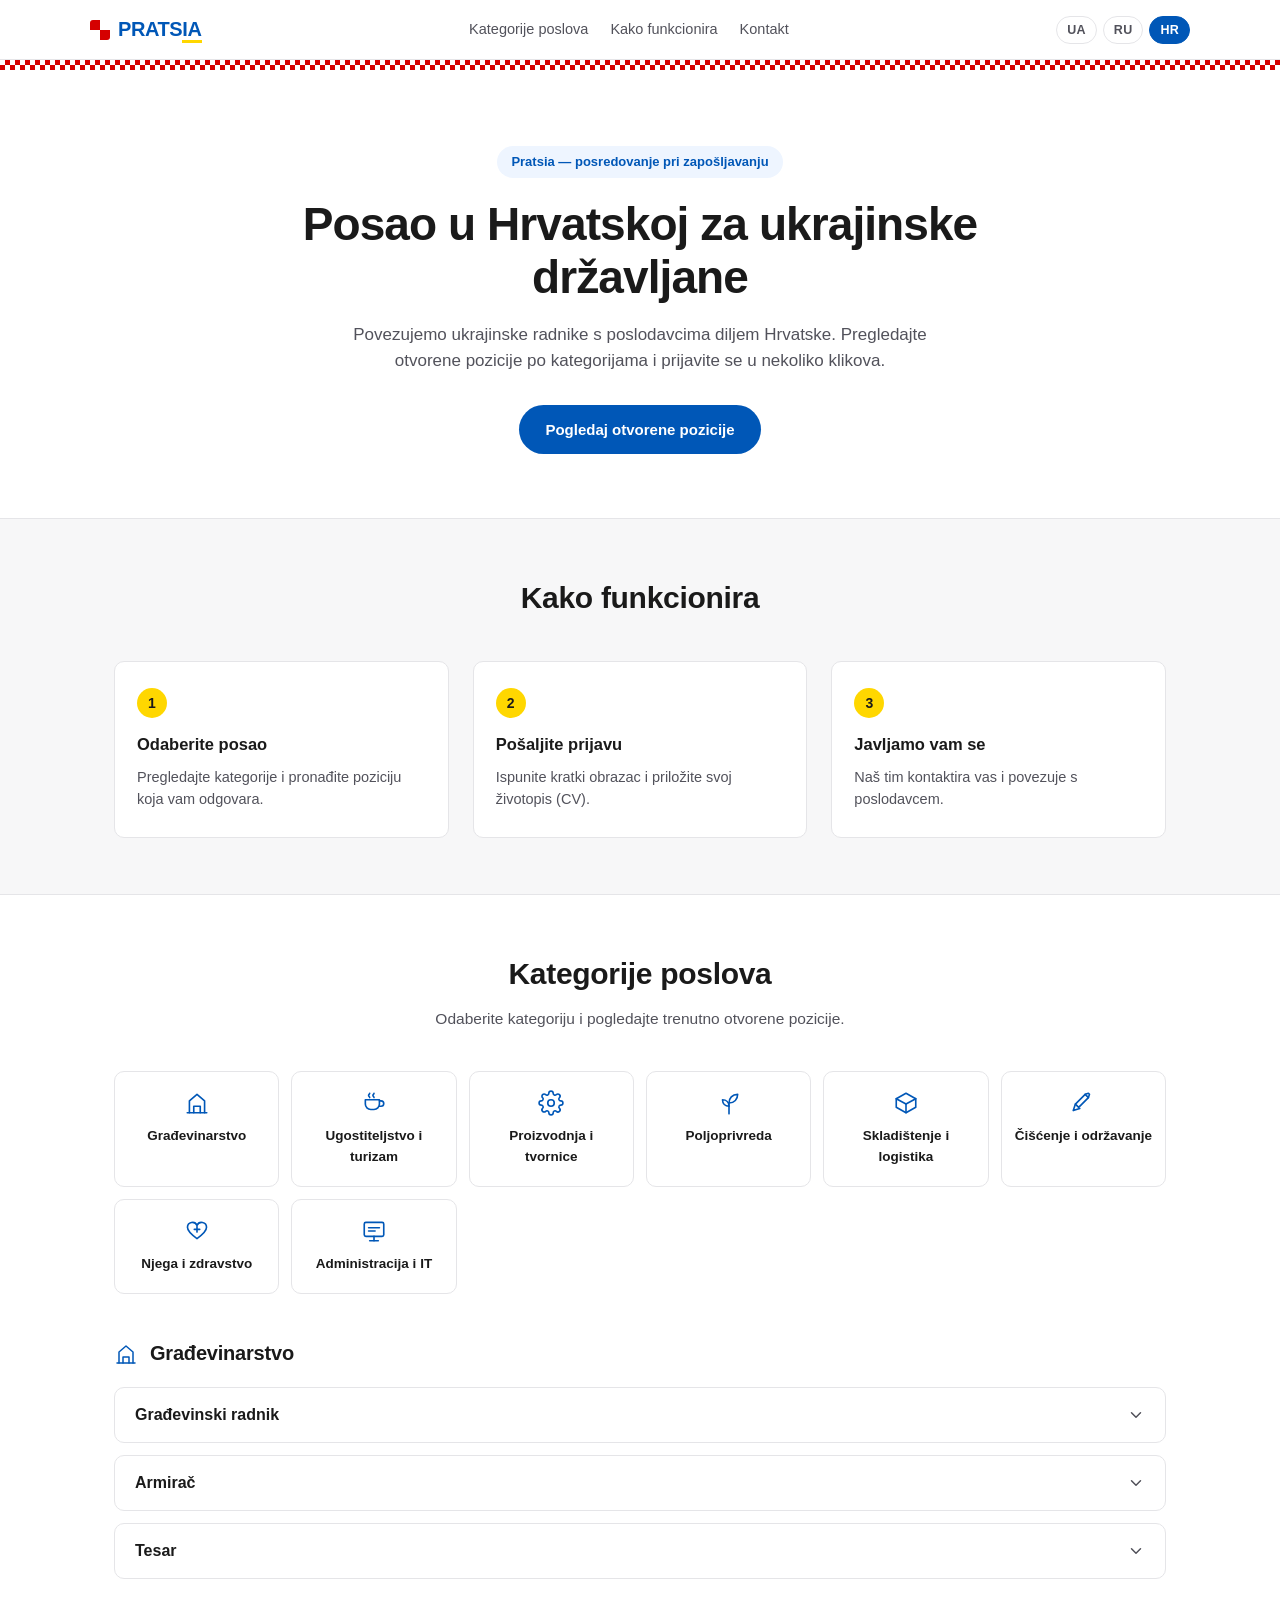
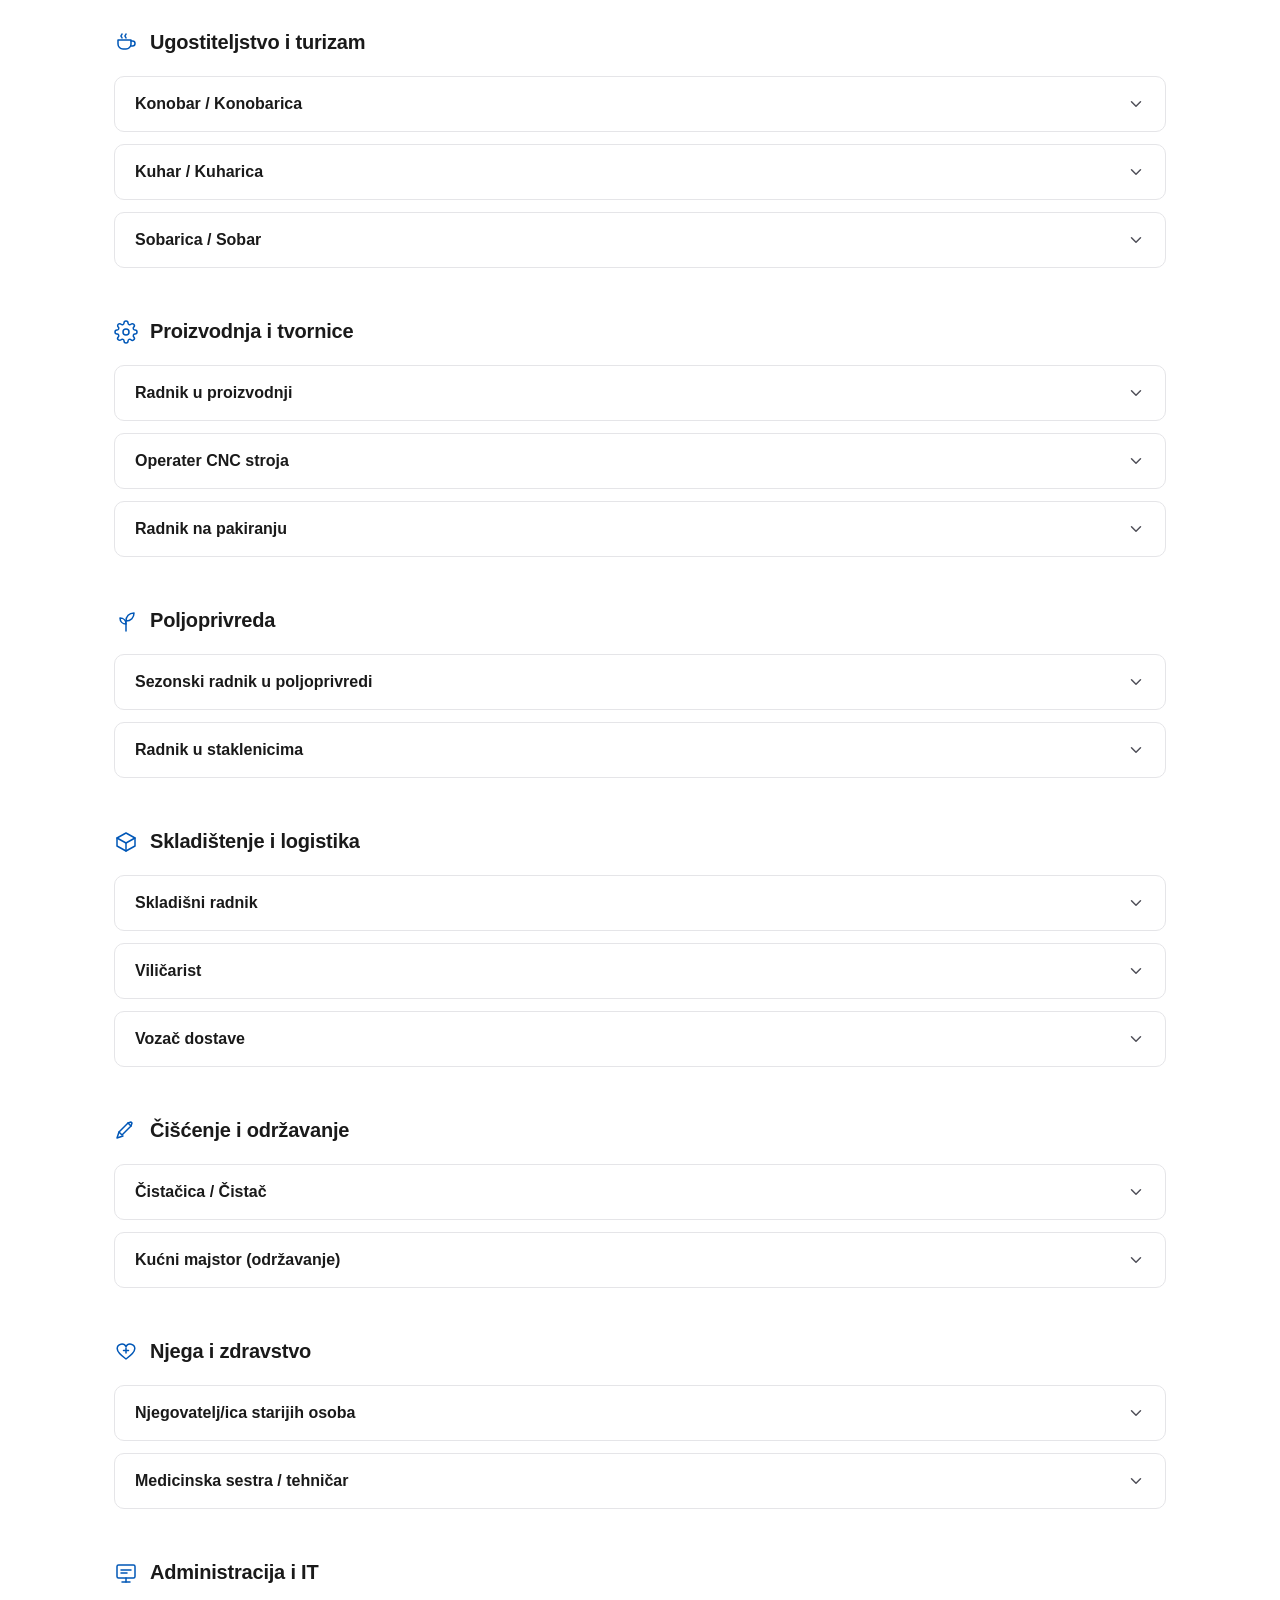
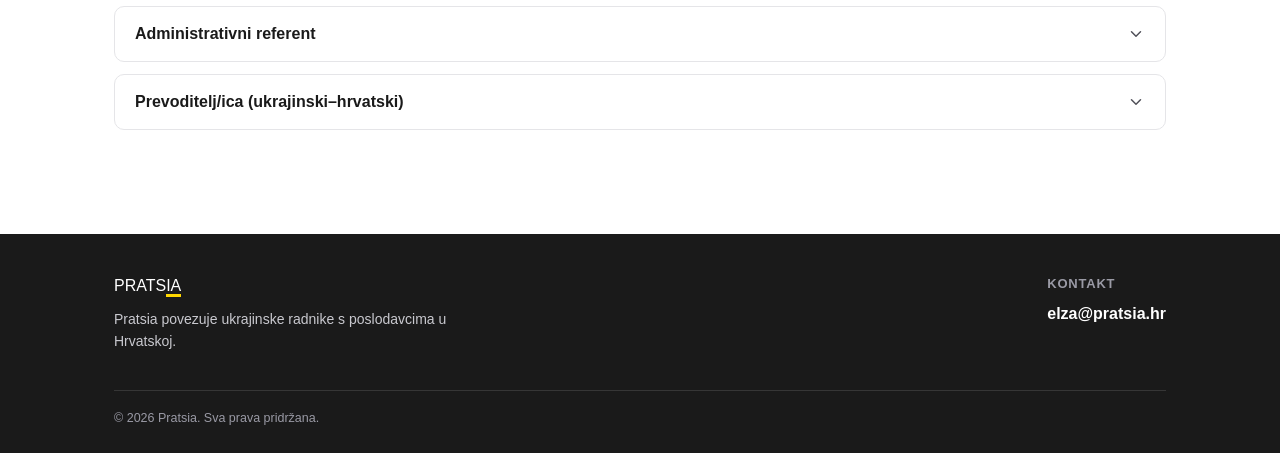
<file: pratsia/index.html>
<!DOCTYPE html>
<html lang="uk">
<head>
<meta charset="UTF-8">
<meta name="viewport" content="width=device-width, initial-scale=1.0">
<title>Pratsia — Posao u Hrvatskoj za ukrajinske državljane</title>
<meta name="description" content="Pratsia povezuje ukrajinske radnike s poslodavcima u Hrvatskoj. Pregledajte otvorene pozicije po kategorijama i prijavite se online.">
<link rel="icon" href="data:image/svg+xml,%3Csvg xmlns='http://www.w3.org/2000/svg' viewBox='0 0 32 32'%3E%3Crect width='16' height='16' x='0' y='0' fill='%23d50000'/%3E%3Crect width='16' height='16' x='16' y='0' fill='white'/%3E%3Crect width='16' height='16' x='0' y='16' fill='white'/%3E%3Crect width='16' height='16' x='16' y='16' fill='%23d50000'/%3E%3C/svg%3E">
<link rel="stylesheet" href="css/style.css">
</head>
<body>

<header class="site">
  <div class="wrap nav-inner">
    <a href="#" class="logo">
      <span class="logo-mark"><span></span><span></span><span></span><span></span></span>
      <span class="logo-word">PRATS<em>IA</em></span>
    </a>
    <nav class="links">
      <a href="#categories" data-i18n="nav_categories">Kategorije poslova</a>
      <a href="#how" data-i18n="nav_how">Kako funkcionira</a>
      <a href="#contact" data-i18n="nav_contact">Kontakt</a>
    </nav>
    <div class="lang-switch">
      <button class="lang-btn" data-lang="uk">UA</button>
      <button class="lang-btn" data-lang="ru">RU</button>
      <button class="lang-btn" data-lang="hr">HR</button>
    </div>
  </div>
</header>
<div class="checker-strip"></div>

<section class="hero">
  <div class="wrap">
    <span class="hero-kicker" data-i18n="hero_kicker">Pratsia</span>
    <h1 data-i18n="hero_title">Posao u Hrvatskoj za ukrajinske državljane</h1>
    <p data-i18n="hero_subtitle">Povezujemo ukrajinske radnike s poslodavcima diljem Hrvatske.</p>
    <a href="#categories" class="btn btn-primary" data-i18n="hero_cta">Pogledaj otvorene pozicije</a>
  </div>
</section>

<section class="section section-alt" id="how">
  <div class="wrap">
    <div class="section-head">
      <h2 data-i18n="how_title">Kako funkcionira</h2>
    </div>
    <div class="steps">
      <div class="step">
        <div class="step-num">1</div>
        <h3 data-i18n="how_1_title">Odaberite posao</h3>
        <p data-i18n="how_1_text">Pregledajte kategorije i pronađite poziciju koja vam odgovara.</p>
      </div>
      <div class="step">
        <div class="step-num">2</div>
        <h3 data-i18n="how_2_title">Pošaljite prijavu</h3>
        <p data-i18n="how_2_text">Ispunite kratki obrazac i priložite svoj životopis (CV).</p>
      </div>
      <div class="step">
        <div class="step-num">3</div>
        <h3 data-i18n="how_3_title">Javljamo vam se</h3>
        <p data-i18n="how_3_text">Naš tim kontaktira vas i povezuje s poslodavcem.</p>
      </div>
    </div>
  </div>
</section>

<section class="section" id="categories">
  <div class="wrap">
    <div class="section-head">
      <h2 data-i18n="categories_title">Kategorije poslova</h2>
      <p data-i18n="categories_subtitle">Odaberite kategoriju i pogledajte trenutno otvorene pozicije.</p>
    </div>
    <div class="cat-grid" id="cat-pills"></div>
    <div id="cat-blocks"></div>
  </div>
</section>

<footer class="site" id="contact">
  <div class="wrap">
    <div class="footer-grid">
      <div class="footer-brand">
        <span class="logo-word">PRATS<em>IA</em></span>
        <p data-i18n="footer_tagline">Pratsia povezuje ukrajinske radnike s poslodavcima u Hrvatskoj.</p>
      </div>
      <div class="footer-contact">
        <h5 data-i18n="footer_contact">Kontakt</h5>
        <a href="mailto:elza@pratsia.hr">elza@pratsia.hr</a>
      </div>
    </div>
    <div class="footer-bottom">
      <span>© <span id="year"></span> Pratsia. <span data-i18n="footer_rights">Sva prava pridržana.</span></span>
    </div>
  </div>
</footer>

<script src="js/data.js"></script>
<script src="js/app.js"></script>
</body>
</html>
</file>
<file: pratsia/css/style.css>
:root {
  --ua-blue: #0057b7;
  --ua-yellow: #ffd700;
  --hr-red: #d50000;
  --ink: #1a1a1a;
  --ink-soft: #52525b;
  --bg: #ffffff;
  --bg-soft: #f7f7f8;
  --border: #e5e5e8;
  --radius: 10px;
  --max-width: 1100px;
}

* { box-sizing: border-box; }

html, body {
  margin: 0;
  padding: 0;
}

body {
  font-family: -apple-system, BlinkMacSystemFont, "Segoe UI", Roboto, Helvetica, Arial, sans-serif;
  color: var(--ink);
  background: var(--bg);
  line-height: 1.55;
  -webkit-font-smoothing: antialiased;
}

a { color: inherit; }

.wrap {
  max-width: var(--max-width);
  margin: 0 auto;
  padding: 0 24px;
}

/* Checkerboard accent strip — Croatian šahovnica, kept thin & minimal */
.checker-strip {
  height: 10px;
  width: 100%;
  background-image:
    linear-gradient(45deg, var(--hr-red) 25%, transparent 25%, transparent 75%, var(--hr-red) 75%),
    linear-gradient(45deg, var(--hr-red) 25%, transparent 25%, transparent 75%, var(--hr-red) 75%);
  background-color: #ffffff;
  background-size: 10px 10px;
  background-position: 0 0, 5px 5px;
}

/* Header */
header.site {
  position: sticky;
  top: 0;
  z-index: 50;
  background: rgba(255, 255, 255, 0.92);
  backdrop-filter: saturate(180%) blur(8px);
  border-bottom: 1px solid var(--border);
}

.nav-inner {
  display: flex;
  align-items: center;
  justify-content: space-between;
  padding: 14px 0;
  gap: 16px;
  flex-wrap: wrap;
}

.logo {
  display: flex;
  align-items: center;
  gap: 8px;
  font-weight: 800;
  font-size: 20px;
  letter-spacing: -0.02em;
  text-decoration: none;
}

.logo-mark {
  width: 20px;
  height: 20px;
  border-radius: 3px;
  overflow: hidden;
  display: grid;
  grid-template-columns: 1fr 1fr;
  grid-template-rows: 1fr 1fr;
  flex: none;
}
.logo-mark span:nth-child(1) { background: var(--hr-red); }
.logo-mark span:nth-child(2) { background: #fff; }
.logo-mark span:nth-child(3) { background: #fff; }
.logo-mark span:nth-child(4) { background: var(--hr-red); }

.logo-word { color: var(--ua-blue); }
.logo-word em {
  font-style: normal;
  border-bottom: 3px solid var(--ua-yellow);
}

nav.links {
  display: flex;
  align-items: center;
  gap: 22px;
  font-size: 14.5px;
  font-weight: 500;
}
nav.links a {
  text-decoration: none;
  color: var(--ink-soft);
}
nav.links a:hover { color: var(--ink); }

.lang-switch {
  display: flex;
  gap: 6px;
}
.lang-btn {
  border: 1px solid var(--border);
  background: var(--bg);
  color: var(--ink-soft);
  font-size: 12.5px;
  font-weight: 700;
  letter-spacing: 0.02em;
  padding: 6px 10px;
  border-radius: 999px;
  cursor: pointer;
}
.lang-btn.active {
  background: var(--ua-blue);
  border-color: var(--ua-blue);
  color: #fff;
}

/* Hero */
.hero {
  padding: 76px 0 64px;
  text-align: center;
}
.hero-kicker {
  display: inline-block;
  font-size: 13px;
  font-weight: 700;
  color: var(--ua-blue);
  background: #eef5ff;
  padding: 6px 14px;
  border-radius: 999px;
  margin-bottom: 20px;
}
.hero h1 {
  font-size: clamp(28px, 4.6vw, 46px);
  line-height: 1.15;
  margin: 0 0 18px;
  letter-spacing: -0.02em;
  max-width: 820px;
  margin-inline: auto;
}
.hero p {
  font-size: 17px;
  color: var(--ink-soft);
  max-width: 620px;
  margin: 0 auto 30px;
}
.btn {
  display: inline-flex;
  align-items: center;
  gap: 8px;
  border: none;
  cursor: pointer;
  font-weight: 700;
  font-size: 15px;
  border-radius: 999px;
  padding: 13px 26px;
  text-decoration: none;
  transition: transform 0.15s ease, box-shadow 0.15s ease;
}
.btn-primary {
  background: var(--ua-blue);
  color: #fff;
}
.btn-primary:hover { box-shadow: 0 6px 18px rgba(0,87,183,0.28); transform: translateY(-1px); }

/* How it works */
.section {
  padding: 56px 0;
}
.section-alt {
  background: var(--bg-soft);
  border-top: 1px solid var(--border);
  border-bottom: 1px solid var(--border);
}
.section-head {
  text-align: center;
  max-width: 640px;
  margin: 0 auto 40px;
}
.section-head h2 {
  font-size: clamp(22px, 3vw, 30px);
  margin: 0 0 10px;
  letter-spacing: -0.01em;
}
.section-head p {
  color: var(--ink-soft);
  font-size: 15.5px;
  margin: 0;
}

.steps {
  display: grid;
  grid-template-columns: repeat(3, 1fr);
  gap: 24px;
}
.step {
  background: var(--bg);
  border: 1px solid var(--border);
  border-radius: var(--radius);
  padding: 26px 22px;
  text-align: left;
}
.step-num {
  width: 30px;
  height: 30px;
  border-radius: 50%;
  background: var(--ua-yellow);
  color: var(--ink);
  font-weight: 800;
  font-size: 14px;
  display: flex;
  align-items: center;
  justify-content: center;
  margin-bottom: 14px;
}
.step h3 { margin: 0 0 8px; font-size: 16.5px; }
.step p { margin: 0; color: var(--ink-soft); font-size: 14.5px; }

/* Categories */
.cat-grid {
  display: grid;
  grid-template-columns: repeat(auto-fill, minmax(150px, 1fr));
  gap: 12px;
  margin-bottom: 44px;
}
.cat-pill {
  display: flex;
  flex-direction: column;
  align-items: center;
  gap: 10px;
  border: 1px solid var(--border);
  border-radius: var(--radius);
  padding: 18px 12px;
  background: var(--bg);
  text-decoration: none;
  color: var(--ink);
  cursor: pointer;
  transition: border-color 0.15s ease, box-shadow 0.15s ease;
  font-size: 13.5px;
  font-weight: 600;
  text-align: center;
}
.cat-pill:hover {
  border-color: var(--ua-blue);
  box-shadow: 0 4px 14px rgba(0,0,0,0.06);
}
.cat-pill svg {
  width: 26px;
  height: 26px;
  color: var(--ua-blue);
}

/* Category block + job accordion */
.category-block {
  margin-bottom: 48px;
  scroll-margin-top: 90px;
}
.category-title {
  display: flex;
  align-items: center;
  gap: 12px;
  font-size: 20px;
  font-weight: 800;
  margin-bottom: 18px;
  letter-spacing: -0.01em;
}
.category-title svg {
  width: 24px;
  height: 24px;
  color: var(--ua-blue);
  flex: none;
}

.job {
  border: 1px solid var(--border);
  border-radius: var(--radius);
  margin-bottom: 12px;
  overflow: hidden;
  background: var(--bg);
}
.job-toggle {
  width: 100%;
  display: flex;
  align-items: center;
  justify-content: space-between;
  gap: 12px;
  background: none;
  border: none;
  cursor: pointer;
  padding: 18px 20px;
  text-align: left;
  font-size: 16px;
  font-weight: 700;
  color: var(--ink);
}
.job-toggle .chev {
  flex: none;
  width: 18px;
  height: 18px;
  transition: transform 0.2s ease;
  color: var(--ink-soft);
}
.job.open .job-toggle .chev { transform: rotate(180deg); }

.job-panel {
  display: none;
  padding: 0 20px 26px;
  border-top: 1px solid var(--border);
}
.job.open .job-panel { display: block; }

.job-desc {
  color: var(--ink-soft);
  font-size: 14.5px;
  margin: 18px 0;
}
.job-reqs {
  margin: 0 0 22px;
  padding-left: 20px;
  font-size: 14.5px;
  color: var(--ink-soft);
}
.job-reqs li { margin-bottom: 6px; }

/* Apply form */
.apply-form {
  background: var(--bg-soft);
  border: 1px solid var(--border);
  border-radius: var(--radius);
  padding: 20px;
}
.apply-form h4 {
  margin: 0 0 14px;
  font-size: 14.5px;
  font-weight: 700;
  color: var(--ua-blue);
}
.form-row {
  display: grid;
  grid-template-columns: 1fr 1fr;
  gap: 12px;
  margin-bottom: 12px;
}
.form-field { display: flex; flex-direction: column; gap: 6px; }
.form-field.full { grid-column: 1 / -1; }
.form-field label {
  font-size: 13px;
  font-weight: 600;
  color: var(--ink-soft);
}
.form-field input[type="text"],
.form-field input[type="email"],
.form-field input[type="tel"],
.form-field textarea {
  border: 1px solid var(--border);
  border-radius: 7px;
  padding: 10px 12px;
  font-size: 14.5px;
  font-family: inherit;
  background: #fff;
}
.form-field textarea { resize: vertical; min-height: 70px; }

.file-drop {
  border: 1.5px dashed var(--border);
  border-radius: 7px;
  padding: 14px;
  font-size: 13.5px;
  color: var(--ink-soft);
  background: #fff;
  display: flex;
  align-items: center;
  gap: 10px;
  cursor: pointer;
}
.file-drop input[type="file"] { flex: 1; font-size: 13px; }
.file-name { font-size: 12.5px; color: var(--ua-blue); font-weight: 600; }

.form-note {
  font-size: 12px;
  color: var(--ink-soft);
  margin: 4px 0 14px;
}

.form-submit-row {
  display: flex;
  align-items: center;
  gap: 14px;
  margin-top: 4px;
}
.btn-submit {
  background: var(--ua-blue);
  color: #fff;
  border-radius: 8px;
  padding: 11px 22px;
}
.btn-submit:disabled { opacity: 0.6; cursor: default; }

.form-status {
  font-size: 13.5px;
  font-weight: 600;
}
.form-status.success { color: #0a8a3f; }
.form-status.error { color: var(--hr-red); }

/* Footer */
footer.site {
  background: var(--ink);
  color: #fff;
  padding: 40px 0 24px;
}
.footer-grid {
  display: flex;
  justify-content: space-between;
  flex-wrap: wrap;
  gap: 24px;
  margin-bottom: 24px;
}
.footer-brand { max-width: 380px; }
.footer-brand .logo-word { color: #fff; }
.footer-brand p {
  color: #c9c9cf;
  font-size: 14px;
  margin-top: 10px;
}
.footer-contact h5 {
  margin: 0 0 8px;
  font-size: 13px;
  text-transform: uppercase;
  letter-spacing: 0.06em;
  color: #9a9aa5;
}
.footer-contact a {
  color: #fff;
  text-decoration: none;
  font-weight: 600;
}
.footer-bottom {
  border-top: 1px solid rgba(255,255,255,0.12);
  padding-top: 18px;
  font-size: 12.5px;
  color: #9a9aa5;
  display: flex;
  justify-content: space-between;
  flex-wrap: wrap;
  gap: 8px;
}

/* honeypot field must stay invisible but present */
.hp-field {
  position: absolute;
  left: -9999px;
  width: 1px;
  height: 1px;
  overflow: hidden;
}

@media (max-width: 720px) {
  .steps { grid-template-columns: 1fr; }
  .form-row { grid-template-columns: 1fr; }
  nav.links { display: none; }
  .footer-grid { flex-direction: column; }
}
</file>
